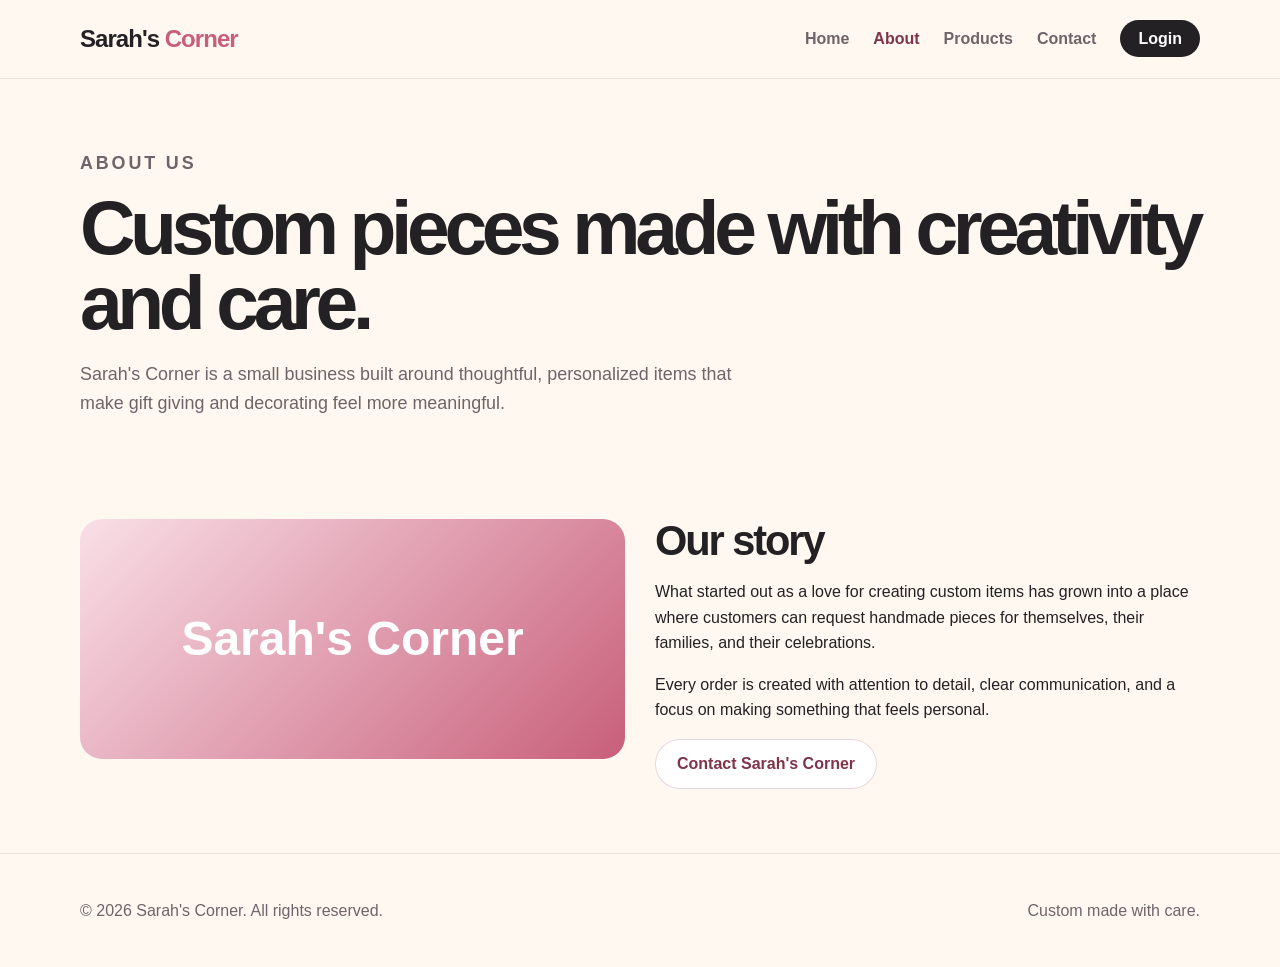
<file: about.html>
<!DOCTYPE html>
<html lang="en">
<head>
  <meta charset="UTF-8" />
  <meta name="viewport" content="width=device-width, initial-scale=1.0" />
  <title>About | Sarah's Corner</title>
  <link rel="stylesheet" href="styles.css" />
  <script defer src="script.js"></script>
</head>
<body>
  <header class="site-header">
    <nav class="navbar container">
      <a class="logo" href="index.html">Sarah's <span>Corner</span></a>
      <button class="nav-toggle" aria-label="Toggle navigation">☰</button>
      <ul class="nav-links">
        <li><a href="index.html">Home</a></li>
        <li><a class="active" href="about.html">About</a></li>
        <li><a href="products.html">Products</a></li>
        <li><a href="contact.html">Contact</a></li>
        <li><a class="login-link" href="login.html">Login</a></li>
      </ul>
    </nav>
  </header>

  <main class="page-main">
    <section class="page-hero container">
      <p class="eyebrow">About us</p>
      <h1>Custom pieces made with creativity and care.</h1>
      <p>Sarah's Corner is a small business built around thoughtful, personalized items that make gift giving and decorating feel more meaningful.</p>
    </section>

    <section class="section container split-grid">
      <div class="image-placeholder">Sarah's Corner</div>
      <div>
        <h2>Our story</h2>
        <p>What started out as a love for creating custom items has grown into a place where customers can request handmade pieces for themselves, their families, and their celebrations.</p>
        <p>Every order is created with attention to detail, clear communication, and a focus on making something that feels personal.</p>
        <a class="btn secondary" href="contact.html">Contact Sarah's Corner</a>
      </div>
    </section>
  </main>

  <footer class="site-footer">
    <div class="container footer-grid">
      <p>© <span id="year"></span> Sarah's Corner. All rights reserved.</p>
      <p>Custom made with care.</p>
    </div>
  </footer>
</body>
</html>
</file>
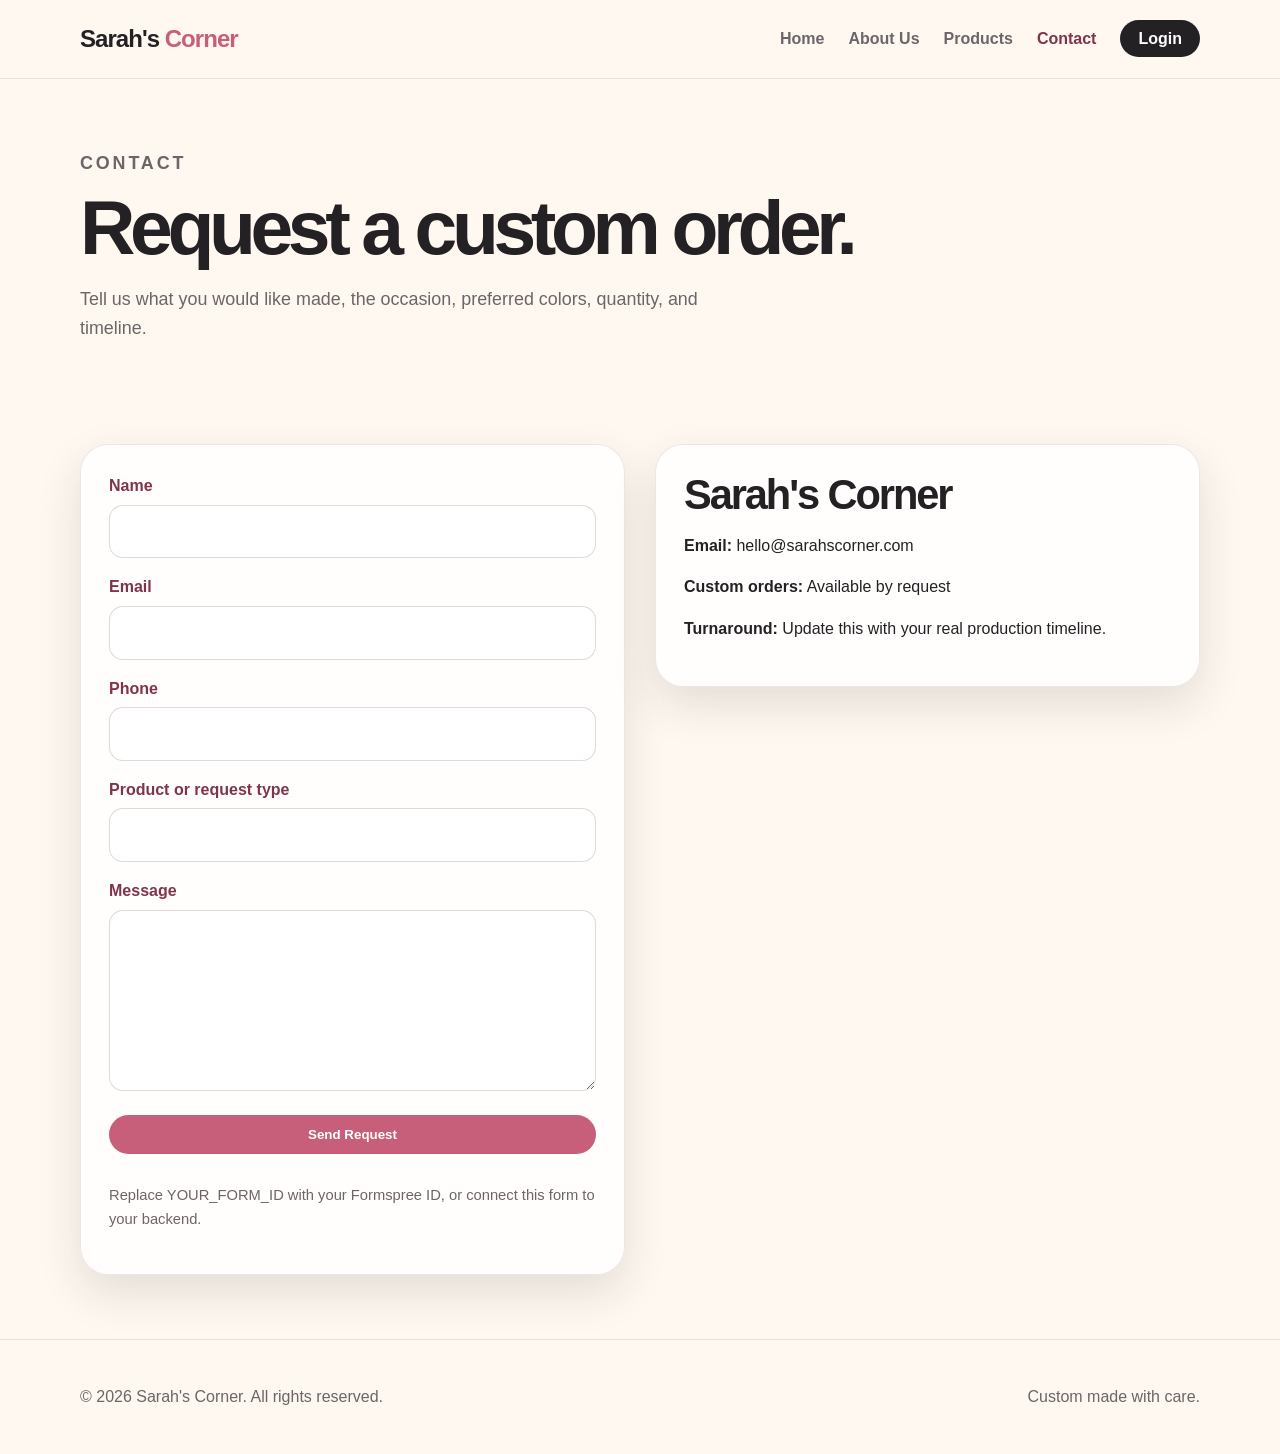
<file: contact.html>
<!DOCTYPE html>
<html lang="en">
<head>
  <meta charset="UTF-8" />
  <meta name="viewport" content="width=device-width, initial-scale=1.0" />
  <title>Contact | Sarah's Corner</title>
  <link rel="stylesheet" href="styles.css" />
  <script defer src="script.js"></script>
</head>
<body>
  <header class="site-header">
    <nav class="navbar container">
      <a class="logo" href="index.html">Sarah's <span>Corner</span></a>
      <button class="nav-toggle" aria-label="Toggle navigation">☰</button>
      <ul class="nav-links">
        <li><a href="index.html">Home</a></li>
        <li><a href="about.html">About Us</a></li>
        <li><a href="products.html">Products</a></li>
        <li><a class="active" href="contact.html">Contact</a></li>
        <li><a class="login-link" href="login.html">Login</a></li>
      </ul>
    </nav>
  </header>

  <main class="page-main">
    <section class="page-hero container">
      <p class="eyebrow">Contact</p>
      <h1>Request a custom order.</h1>
      <p>Tell us what you would like made, the occasion, preferred colors, quantity, and timeline.</p>
    </section>

    <!-- my new section <script>
    const products = [
  {
    id: "custom-gift-basket",
    name: "Custom Gift Basket",
    category: "Gifts",
    price: "$45+",
    image: "https://raw.githubusercontent.com/mikevignery/Sarahs-Corner-Stop/refs/heads/main/beddfe05-9326-4649-9762-3c3064261721.png",
    description: "Personalized basket for birthdays, holidays, or celebrations."
  },
  {
    id: "home-decor",
    name: "Home Decor",
    category: "Home Decor",
    price: "$25+",
    image: "PASTE_IMAGE_URL_HERE",
    description: "Custom handmade decor pieces for your home."
  }
];

const params = new URLSearchParams(window.location.search);
const selectedId = params.get("product");

const product = products.find(item => item.id === selectedId);
const selectedProductBox = document.getElementById("selectedProduct");

if (product && selectedProductBox) {
  selectedProductBox.style.display = "block";

  selectedProductBox.innerHTML = `
    <h2>Selected Product</h2>
    <div class="selected-product-card">
      <img src="${product.image}" alt="${product.name}">
      <div>
        <p><strong>Category:</strong> ${product.category}</p>
        <h3>${product.name}</h3>
        <p>${product.description}</p>
        <p class="selected-product-price">${product.price}</p>
      </div>
    </div>
  `;

  const productInput = document.querySelector('input[name="product"], textarea[name="product"], select[name="product"]');

  if (productInput) {
    productInput.value = `${product.name} - ${product.price}`;
  }
}
  </script> end my new section -->
    
 <!-- my old section -->
    <section id="selected-product" class="selected-product" style="display:none;">
  <img id="selected-product-image" alt="">
  <div>
    <p class="eyebrow">Selected Product</p>
    <h2 id="selected-product-name"></h2>
    <p id="selected-product-desc"></p>
    <strong id="selected-product-price"></strong>
  </div>
</section>
    <!-- end my old section -->
    
    <section class="section container contact-grid">
      <form class="contact-form" action="https://formspree.io/f/YOUR_FORM_ID" method="POST">
       <!-- my add --> <input type="hidden" id="productField" name="Selected Product">
        <label>Name<input type="text" name="name" required /></label>
        <label>Email<input type="email" name="email" required /></label>
        <label>Phone<input type="tel" name="phone" /></label>
        <label>Product or request type<input type="text" name="request_type" id="product" readonly /></label>
        <label>Message<textarea name="message" rows="6" required></textarea></label>
        <button class="btn primary" type="submit">Send Request</button>
        <p class="form-note">Replace YOUR_FORM_ID with your Formspree ID, or connect this form to your backend.</p>
      </form>
      <aside class="contact-card">
        <h2>Sarah's Corner</h2>
        <p><strong>Email:</strong> hello@sarahscorner.com</p>
        <p><strong>Custom orders:</strong> Available by request</p>
        <p><strong>Turnaround:</strong> Update this with your real production timeline.</p>
      </aside>
    </section>
  </main>

  <footer class="site-footer">
    <div class="container footer-grid">
      <p>© <span id="year"></span> Sarah's Corner. All rights reserved.</p>
      <p>Custom made with care.</p>
    </div>
  </footer>
 <!--  my JS -->
  <script>
  const params = new URLSearchParams(window.location.search);

  const product = params.get("product");
  const price = params.get("price");
  const image = params.get("image");
  const desc = params.get("description");

  if (product) {
    document.getElementById("selected-product").style.display = "flex";
    document.getElementById("selected-product-name").textContent = product;
    document.getElementById("selected-product-price").textContent = price || "";
    document.getElementById("selected-product-desc").textContent = description || "";
    document.getElementById("productField").value =
      `${product} ${price ? "- " + price : ""}`;

    if (image) {
      const img = document.getElementById("selected-product-image");
      img.src = image;
      img.alt = product;
    }
  }
</script> <!-- end my JS -->

  
</body>
</html>
</file>
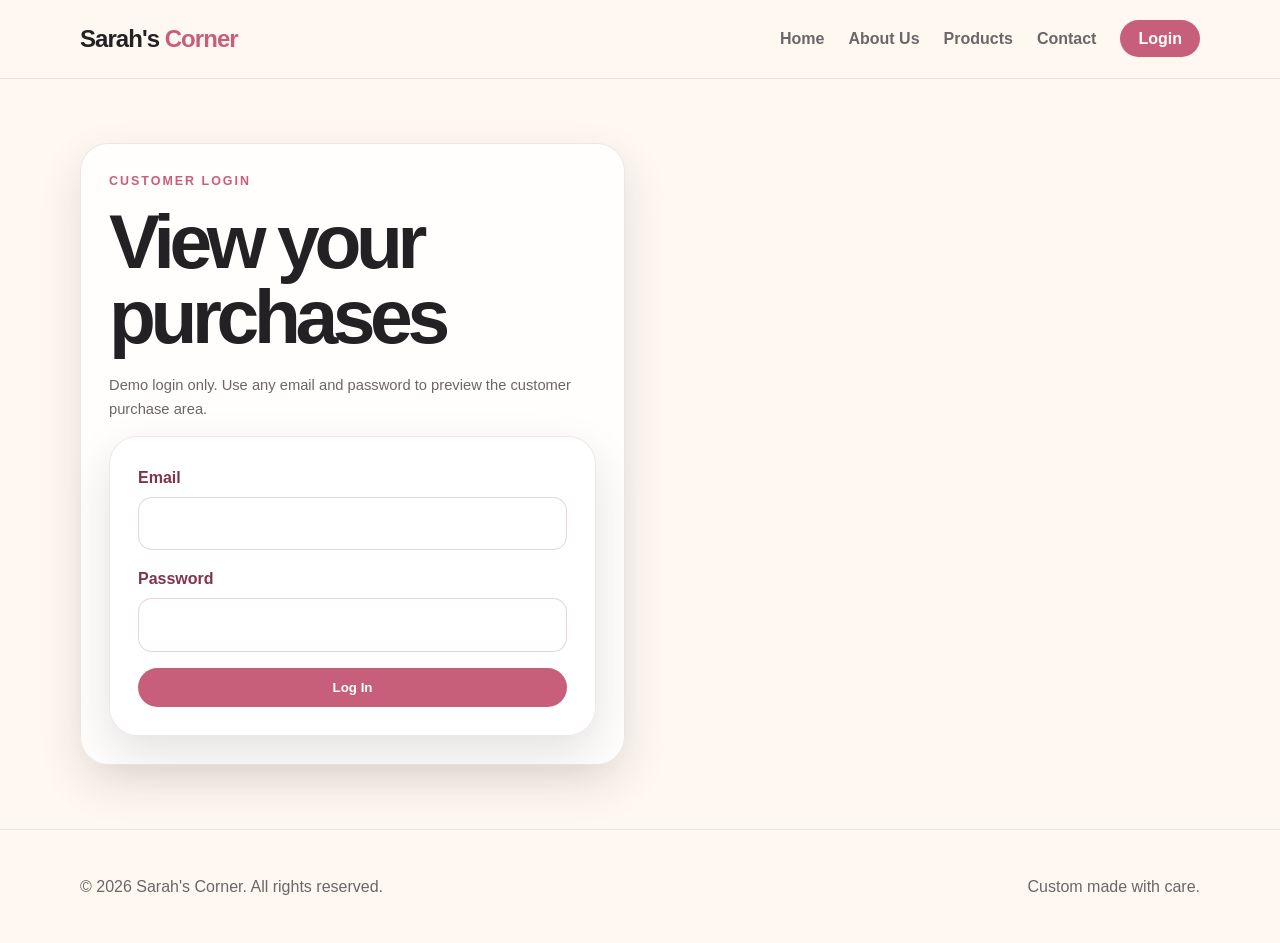
<file: login.html>
<!DOCTYPE html>
<html lang="en">
<head>
  <meta charset="UTF-8" />
  <meta name="viewport" content="width=device-width, initial-scale=1.0" />
  <title>Login | Sarah's Corner</title>
  <link rel="stylesheet" href="styles.css" />
  <script defer src="script.js"></script>
</head>
<body>
  <header class="site-header">
    <nav class="navbar container">
      <a class="logo" href="index.html">Sarah's <span>Corner</span></a>
      <button class="nav-toggle" aria-label="Toggle navigation">☰</button>
      <ul class="nav-links">
        <li><a href="index.html">Home</a></li>
        <li><a href="about.html">About Us</a></li>
        <li><a href="products.html">Products</a></li>
        <li><a href="contact.html">Contact</a></li>
        <li><a class="login-link active" href="login.html">Login</a></li>
      </ul>
    </nav>
  </header>

  <main class="page-main">
    <section class="section container login-layout">
      <div class="login-panel">
        <p class="eyebrow">Customer login</p>
        <h1>View your purchases</h1>
        <p class="form-note">Demo login only. Use any email and password to preview the customer purchase area.</p>
        <form id="loginForm" class="contact-form">
          <label>Email<input id="loginEmail" type="email" required /></label>
          <label>Password<input id="loginPassword" type="password" required /></label>
          <button class="btn primary" type="submit">Log In</button>
        </form>
      </div>

      <div id="accountPanel" class="account-panel hidden">
        <div class="account-header">
          <div>
            <p class="eyebrow">My account</p>
            <h2>Purchase History</h2>
          </div>
          <button id="logoutBtn" class="btn secondary" type="button">Log Out</button>
        </div>
        <div class="purchase-list">
          <article class="purchase-card">
            <span class="status">Completed</span>
            <h3>Custom Gift Basket</h3>
            <p>Order #SC-1001 • $45.00</p>
          </article>
          <article class="purchase-card">
            <span class="status pending">In Progress</span>
            <h3>Personalized Home Sign</h3>
            <p>Order #SC-1002 • $65.00</p>
          </article>
        </div>
      </div>
    </section>
  </main>

  <footer class="site-footer">
    <div class="container footer-grid">
      <p>© <span id="year"></span> Sarah's Corner. All rights reserved.</p>
      <p>Custom made with care.</p>
    </div>
  </footer>
</body>
</html>
</file>
<file: styles.css>
:root {
  --cream: #fff8f0;
  --blush: #f9dfe7;
  --rose: #c85f7a;
  --berry: #7f344c;
  --charcoal: #242124;
  --muted: #6f6469;
  --white: #ffffff;
  --shadow: 0 18px 45px rgba(36, 33, 36, 0.12);
}

* { box-sizing: border-box; }

.product-image {
  height: 180px;        /* adjust to your card design */
  overflow: hidden;
}

.product-image img {
  width: 100%;
  height: 100%;
  object-fit: cover;
  display: block;
}

body {
  margin: 0;
  font-family: Arial, Helvetica, sans-serif;
  color: var(--charcoal);
  background: var(--cream);
  line-height: 1.6;
}

.logo img {
  height: 150px;
  width: 150px;
  display: block;
  padding: 15px;
}

img { max-width: 100%; display: block; }

a { color: inherit; text-decoration: none; }

.container { width: min(1120px, calc(100% - 32px)); margin: 0 auto; }

.site-header {
  background: rgba(255, 248, 240, 0.92);
  backdrop-filter: blur(12px);
  border-bottom: 1px solid rgba(127, 52, 76, 0.12);
  position: sticky;
  top: 0;
  z-index: 10;
}

.navbar { display: flex; align-items: center; justify-content: space-between; min-height: 78px; }

.logo { font-size: 1.5rem; font-weight: 800; letter-spacing: -0.04em; }
.logo span { color: var(--rose); }

.nav-links { list-style: none; display: flex; gap: 24px; align-items: center; margin: 0; padding: 0; }
.nav-links a { font-weight: 700; color: var(--muted); }
.nav-links a:hover, .nav-links a.active { color: var(--berry); }
.login-link { background: var(--charcoal); color: var(--white) !important; padding: 10px 18px; border-radius: 999px; }
.login-link.active { background: var(--rose); }

.nav-toggle { display: none; border: 0; background: var(--white); font-size: 1.5rem; padding: 8px 12px; border-radius: 12px; }

.hero { padding: 80px 0; background: radial-gradient(circle at top right, var(--blush), transparent 45%); }
.hero-grid { display: grid; grid-template-columns: 1.2fr 0.8fr; gap: 40px; align-items: center; }
.eyebrow { color: var(--rose); text-transform: uppercase; font-size: 0.78rem; font-weight: 800; letter-spacing: 0.16em; margin: 0 0 12px; }
h1 { font-size: clamp(2.3rem, 6vw, 4.8rem); line-height: 0.98; letter-spacing: -0.07em; margin: 0 0 20px; }
h2 { font-size: clamp(1.8rem, 4vw, 2.6rem); line-height: 1.05; letter-spacing: -0.05em; margin: 0 0 16px; }
h3 { margin: 0 0 8px; }
.hero-text, .page-hero p { font-size: 1.12rem; color: var(--muted); max-width: 680px; }
.hero-actions { display: flex; flex-wrap: wrap; gap: 14px; margin-top: 28px; }

.btn { display: inline-flex; justify-content: center; align-items: center; border: 0; border-radius: 999px; padding: 12px 22px; font-weight: 800; cursor: pointer; }
.btn.primary { background: var(--rose); color: var(--white); }
.btn.secondary { background: var(--white); color: var(--berry); box-shadow: inset 0 0 0 1px rgba(127, 52, 76, 0.2); }

.hero-card, .feature-card, .contact-form, .contact-card, .login-panel, .account-panel, .product-card, .cta-card {
  background: rgba(255, 255, 255, 0.82);
  border: 1px solid rgba(127, 52, 76, 0.12);
  box-shadow: var(--shadow);
  border-radius: 28px;
}
.hero-card { padding: 26px; }
.mock-product, .image-placeholder {
  min-height: 240px;
  border-radius: 22px;
  background: linear-gradient(135deg, var(--blush), var(--rose)),
    url('https://raw.githubusercontent.com/mikevignery/Sarahs-Corner-Stop/refs/heads/main/beddfe05-9326-4649-9762-3c3064261721.png') center/cover;
  color: var(--white);
  display: grid;
  place-items: center;
  font-size: 3rem;
  font-weight: 900;
  margin-bottom: 22px;
}

.section { padding: 64px 0; }
.section-heading { margin-bottom: 28px; }
.card-grid, .product-grid { display: grid; grid-template-columns: repeat(3, 1fr); gap: 22px; }
.feature-card, .product-card { padding: 24px; }
.icon-box { width: 56px; height: 56px; background: var(--blush); border-radius: 18px; display: grid; place-items: center; font-size: 1.6rem; margin-bottom: 18px; }

.cta-section { padding: 40px 0 80px; }
.cta-card { padding: 36px; display: flex; align-items: center; justify-content: space-between; gap: 24px; }
.cta-card p { color: var(--muted); max-width: 560px; }

.page-main { min-height: 74vh; }
.page-hero { padding: 70px 0 20px; }
.split-grid, .contact-grid, .login-layout { display: grid; grid-template-columns: 1fr 1fr; gap: 30px; align-items: start; }

.product-tools { display: flex; gap: 14px; margin-bottom: 24px; }
.product-tools input, .product-tools select, .contact-form input, .contact-form textarea {
  width: 100%;
  border: 1px solid rgba(127, 52, 76, 0.2);
  border-radius: 14px;
  padding: 13px 14px;
  font: inherit;
  background: var(--white);
}
.product-image { height: 180px; border-radius: 22px; background: linear-gradient(135deg, var(--blush), #fff); display: grid; place-items: center; font-size: 2.5rem; margin-bottom: 16px; }
.price { color: var(--berry); font-weight: 900; }
.category-pill, .status { display: inline-block; background: var(--blush); color: var(--berry); border-radius: 999px; padding: 5px 12px; font-size: 0.8rem; font-weight: 800; margin-bottom: 12px; }

.contact-form, .contact-card, .login-panel, .account-panel { padding: 28px; }
.contact-form { display: grid; gap: 16px; }
.contact-form label { font-weight: 800; color: var(--berry); }
.contact-form input, .contact-form textarea { margin-top: 6px; }
.form-note { color: var(--muted); font-size: 0.92rem; }

.hidden { display: none; }
.account-header { display: flex; justify-content: space-between; gap: 16px; align-items: center; }
.purchase-list { display: grid; gap: 14px; margin-top: 18px; }
.purchase-card { background: var(--cream); border-radius: 20px; padding: 18px; border: 1px solid rgba(127, 52, 76, 0.12); }
.status.pending { background: #fff1c7; color: #7a5a00; }

.site-footer { padding: 28px 0; border-top: 1px solid rgba(127, 52, 76, 0.12); color: var(--muted); }
.footer-grid { display: flex; justify-content: space-between; gap: 16px; }

@media (max-width: 820px) {
  .nav-toggle { display: block; }
  .nav-links { display: none; position: absolute; top: 78px; left: 16px; right: 16px; background: var(--white); border-radius: 22px; padding: 18px; box-shadow: var(--shadow); flex-direction: column; align-items: stretch; }
  .nav-links.open { display: flex; }
  .hero-grid, .split-grid, .contact-grid, .login-layout, .card-grid, .product-grid { grid-template-columns: 1fr; }
  .cta-card, .footer-grid { flex-direction: column; align-items: flex-start; }
  .product-tools { flex-direction: column; }
}

/* my test for contact form */
.selected-product {
  gap: 20px;
  align-items: center;
  background: #fff7f2;
  border: 1px solid #f3d7c8;
  padding: 20px;
  margin: 30px 0;
}

.selected-product img {
  width: 160px;
  height: 160px;
  object-fit: cover;
}

.selected-product .eyebrow {
  text-transform: uppercase;
  letter-spacing: 1px;
  font-size: 13px;
  color: #b66a45;
  font-weight: 700;
}
</file>
